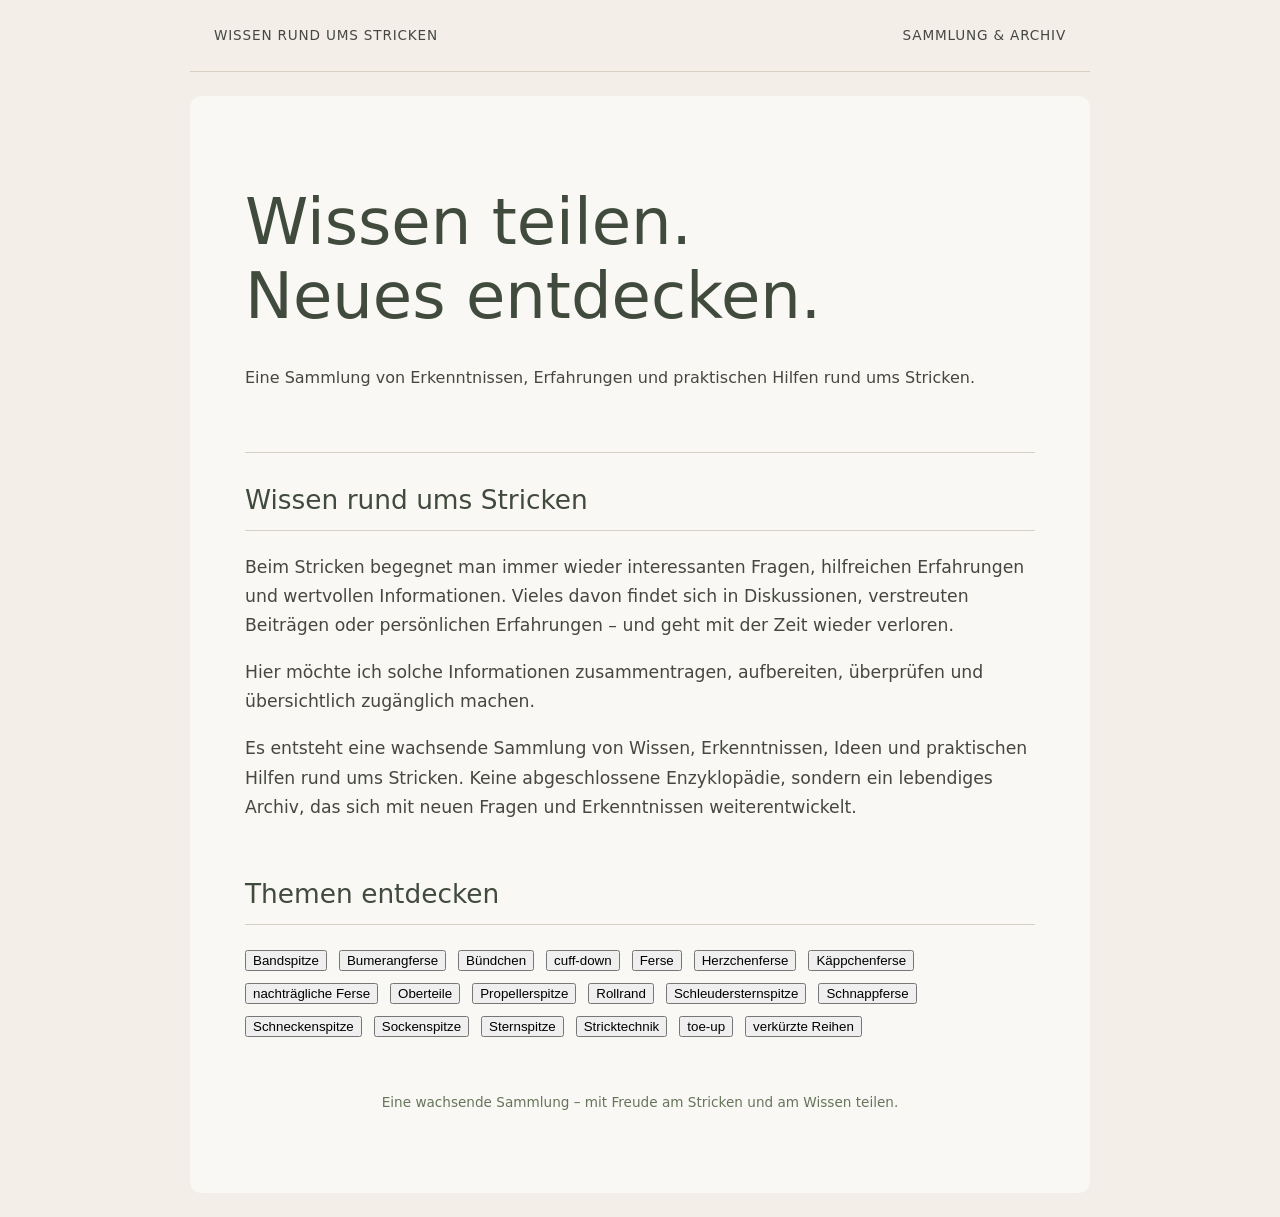
<file: index.html>
<!DOCTYPE html>
<html lang="de">

<head>
  <meta charset="UTF-8">
  <meta name="viewport" content="width=device-width, initial-scale=1">
  <title>Wissen rund ums Stricken</title>
  <link rel="stylesheet" href="style.css">
</head>

<body>

  <header>
    <div>WISSEN RUND UMS STRICKEN</div>
    <div>SAMMLUNG & ARCHIV</div>
  </header>

  <main>
    <section class="hero">
      <h1>Wissen teilen.<br>
        <span>Neues entdecken.</span>
      </h1>
      <p>Eine Sammlung von Erkenntnissen, Erfahrungen
        und praktischen Hilfen rund ums Stricken.</p>
    </section>

    <section class="intro">
      <h2>Wissen rund ums Stricken</h2>

      <p>Beim Stricken begegnet man immer wieder
        interessanten Fragen, hilfreichen Erfahrungen und
        wertvollen Informationen. Vieles davon findet sich
        in Diskussionen, verstreuten Beiträgen oder
        persönlichen Erfahrungen – und geht mit der Zeit
        wieder verloren.</p>

      <p>Hier möchte ich solche Informationen zusammentragen,
        aufbereiten, überprüfen und übersichtlich zugänglich
        machen.</p>

      <p>Es entsteht eine wachsende Sammlung von Wissen,
        Erkenntnissen, Ideen und praktischen Hilfen rund ums
        Stricken. Keine abgeschlossene Enzyklopädie, sondern
        ein lebendiges Archiv, das sich mit neuen Fragen und
        Erkenntnissen weiterentwickelt.</p>
    </section>


    <section class="tag-section">
      <h2>Themen entdecken</h2>

      <div class="tag-cloud" id="tag-cloud">
        <!-- Tags werden automatisch eingefügt -->
      </div>

      <div id="tag-results"></div>
    </section>

    <script src="tags/tags.js" defer></script>

    <div id="tag-results"></div>

    <footer>
      Eine wachsende Sammlung – mit Freude am Stricken
      und am Wissen teilen.
    </footer>

</body>

</html>
</file>
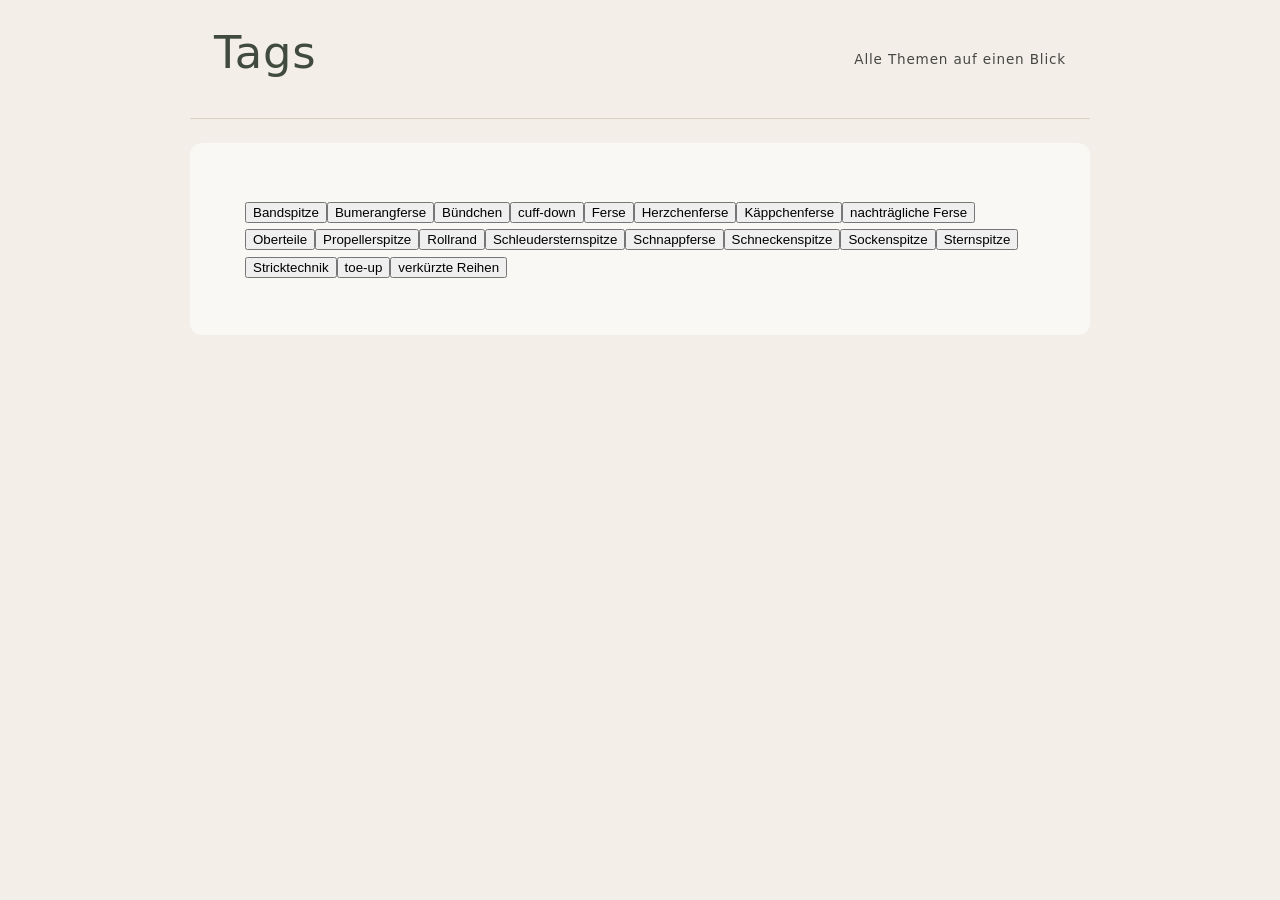
<file: tags/index.html>
<!DOCTYPE html>
<html lang="de">

<head>
    <meta charset="UTF-8">
    <meta name="viewport" content="width=device-width, initial-scale=1">
    <title>Tags – Wissen und Technik</title>
    <meta name="description" content="Übersicht aller Themen und Tags.">
    <link rel="stylesheet" href="../style.css">
</head>

<!-- Dokumenthistorie (intern):
    Diese Seite soll :
    - alle HTML-Seiten des Repositories erfassen,
    - deren vorhandene Tags auslesen,
    - eine Tag-Wolke erzeugen,
    - beim Klick auf einen Tag die zugehörigen Seiten anzeigen.
-->


<body>

    <header>
        <h1>Tags</h1>
        <p>Alle Themen auf einen Blick</p>
    </header>

    <main>
        <div id="tag-cloud"></div>
        <div id="tag-results"></div>
    </main>

    <script src="tags.js"></script>

</body>

</html>
</file>
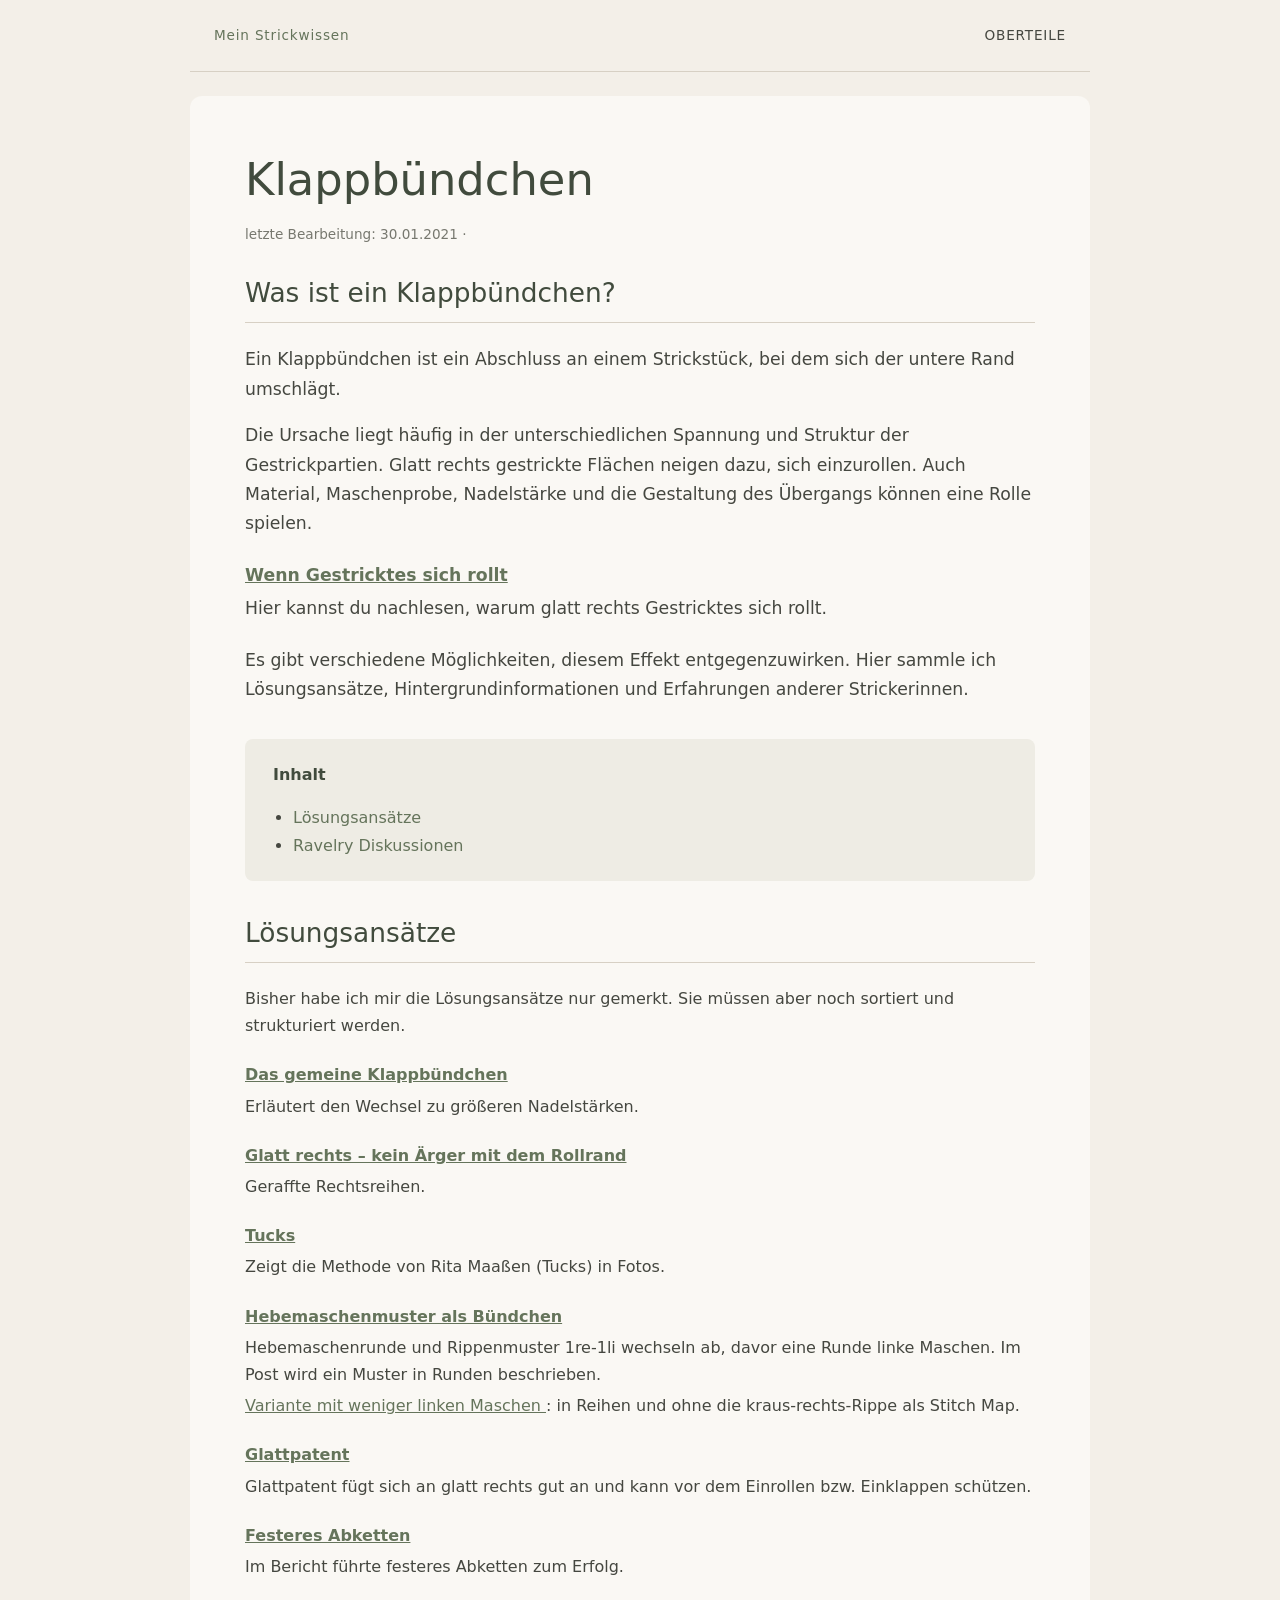
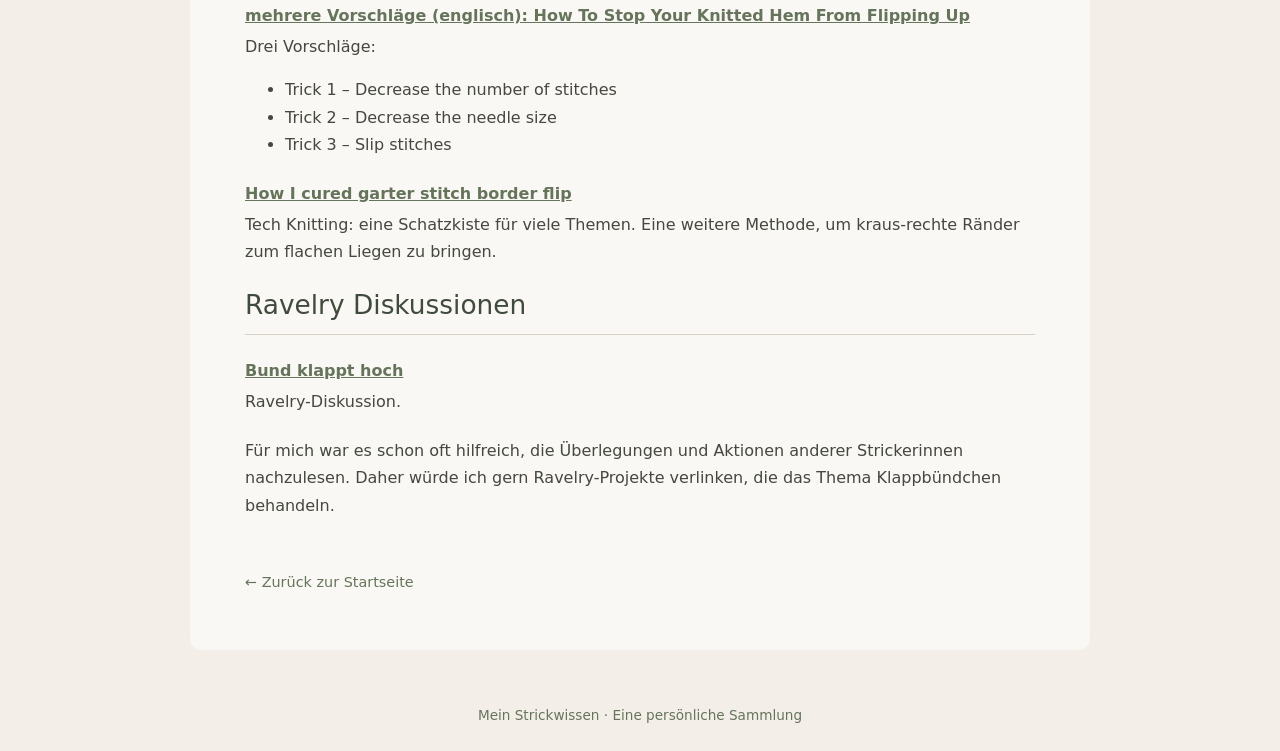
<file: oberteile/klappbuendchen.html>
<!DOCTYPE html>
<html lang="de">

<head>
  <meta charset="UTF-8">
  <meta name="viewport" content="width=device-width, initial-scale=1">
  <title>Klappbündchen?</title>
  <meta name="tags" content="Bündchen, Oberteile, Stricktechnik, Rollrand">

  <link rel="stylesheet" href="../style.css">

</head>

<body>

  <header>
    <a href="../">Mein Strickwissen</a>
    <span>OBERTEILE</span>
  </header>

  <main>

    <h1>Klappbündchen</h1>

    <p class="meta">
      letzte Bearbeitung: 30.01.2021 ·

      <!-- Dokumenthistorie (intern):
      2023-02-06 / silke2world: Seite angelegt; Status: WIP
      2021-01-30 / silke2world: Seite angeleg
      -->

    </p>


    <section class="intro">
      <h2>Was ist ein Klappbündchen?</h2>

      <p>
        Ein Klappbündchen ist ein Abschluss an einem Strickstück,
        bei dem sich der untere Rand
        umschlägt.
      </p>

      <p>
        Die Ursache liegt häufig in der unterschiedlichen
        Spannung und Struktur der Gestrickpartien. Glatt rechts
        gestrickte Flächen neigen dazu, sich einzurollen.
        Auch Material, Maschenprobe, Nadelstärke und die
        Gestaltung des Übergangs können eine Rolle spielen.
      </p>

      <div class="entry">
        <a class="entry-title" href="http://www.strickforum.de/blog/wenn-gestricktes-sich-rollt/" target="_blank"
          rel="noopener">
          Wenn Gestricktes sich rollt
        </a>
        <p>
          Hier kannst du nachlesen,
          warum glatt rechts Gestricktes sich rollt.
        </p>
      </div>

      <p>
        Es gibt verschiedene Möglichkeiten, diesem Effekt
        entgegenzuwirken. Hier sammle ich Lösungsansätze,
        Hintergrundinformationen und Erfahrungen anderer
        Strickerinnen.
      </p>
    </section>

    <nav class="toc">
      <strong>Inhalt</strong>
      <ul>
        <li><a href="#solutions">Lösungsansätze</a></li>
        <li><a href="#discussion">Ravelry Diskussionen</a></li>
      </ul>
    </nav>

    <section id="solutions">

      <h2>Lösungsansätze</h2>

      <p>
        Bisher habe ich mir die Lösungsansätze nur gemerkt. Sie müssen aber noch sortiert und strukturiert werden.
      </p>

      <div class="entry">
        <a class="entry-title" href="https://www.strickforum.de/blog/das-gemeine-klappbundchen/" target="_blank"
          rel="noopener">
          Das gemeine Klappbündchen
        </a>
        <p>Erläutert den Wechsel zu größeren Nadelstärken.</p>
      </div>

      <div class="entry">
        <a class="entry-title"
          href="https://www.welcome-at-fashionworks.de/2013/06/28/glatt-rechts-kein-ärger-mit-dem-rollrand/"
          target="_blank" rel="noopener">
          Glatt rechts – kein Ärger mit dem Rollrand
        </a>
        <p>Geraffte Rechtsreihen.</p>
      </div>

      <div class="entry">
        <a class="entry-title" href="https://www.lanade.de/blog/die-neue-und-das-anti-klappbuendchen/" target="_blank"
          rel="noopener">
          Tucks
        </a>
        <p>Zeigt die Methode von Rita Maaßen (Tucks) in Fotos.</p>
      </div>

      <div class="entry">
        <a class="entry-title"
          href="https://www.ravelry.com/discuss/deutscher-stricktreff---german-knitters/4104069/1-25#6" target="_blank"
          rel="noopener">
          Hebemaschenmuster als Bündchen
        </a>
        <p>
          Hebemaschenrunde und Rippenmuster 1re-1li
          wechseln ab, davor eine Runde linke Maschen.
          Im Post wird ein Muster in Runden beschrieben.
        </p>
        <p>
          <a href="https://stitch-maps.com/patterns/display/bundchen/" target="_blank" rel="noopener">
            Variante mit weniger linken Maschen
          </a>:
          in Reihen und ohne die kraus-rechts-Rippe
          als Stitch Map.
        </p>
      </div>

      <div class="entry">
        <a class="entry-title" href="https://stitch-maps.com/patterns/display/glattpatent/" target="_blank"
          rel="noopener">
          Glattpatent
        </a>
        <p>
          Glattpatent fügt sich an glatt rechts gut an und
          kann vor dem Einrollen bzw. Einklappen schützen.
        </p>
      </div>

      <div class="entry">
        <a class="entry-title"
          href="https://www.ravelry.com/discuss/deutscher-stricktreff---german-knitters/4104069/1-25?jump=19#19"
          target="_blank" rel="noopener">
          Festeres Abketten
        </a>
        <p>Im Bericht führte festeres Abketten zum Erfolg.</p>
      </div>

      <div class="entry">
        <a class="entry-title" href="http://thecraftsessions.com/blog/2016/8/12/how-to-stop-hem-from-flipping"
          target="_blank" rel="noopener">
          mehrere Vorschläge (englisch): How To Stop Your Knitted Hem From Flipping Up
        </a>
        <p>Drei Vorschläge:</p>
        <ul>
          <li>Trick 1 – Decrease the number of stitches</li>
          <li>Trick 2 – Decrease the needle size</li>
          <li>Trick 3 – Slip stitches</li>
        </ul>
      </div>

      <div class="entry">
        <a class="entry-title"
          href="https://techknitting.blogspot.com/2011/08/how-i-cured-garter-stitch-border-flip.html" target="_blank"
          rel="noopener">
          How I cured garter stitch border flip
        </a>
        <p>
          Tech Knitting: eine Schatzkiste für viele Themen.
          Eine weitere Methode, um kraus-rechte Ränder
          zum flachen Liegen zu bringen.
        </p>
      </div>

    </section>


    <section id="discussion">

      <h2>Ravelry Diskussionen</h2>

      <div class="entry">
        <a class="entry-title" href="https://www.ravelry.com/discuss/deutscher-stricktreff---german-knitters/4104069"
          target="_blank" rel="noopener">
          Bund klappt hoch
        </a>
        <p>Ravelry-Diskussion.</p>
      </div>

      <p>
        Für mich war es schon oft hilfreich, die Überlegungen
        und Aktionen anderer Strickerinnen nachzulesen.
        Daher würde ich gern Ravelry-Projekte verlinken, die das Thema Klappbündchen behandeln.
      </p>

    </section>

    <a class="back" href="../../">← Zurück zur Startseite</a>

  </main>

  <footer>
    Mein Strickwissen · Eine persönliche Sammlung
  </footer>

</body>

</html>
</file>
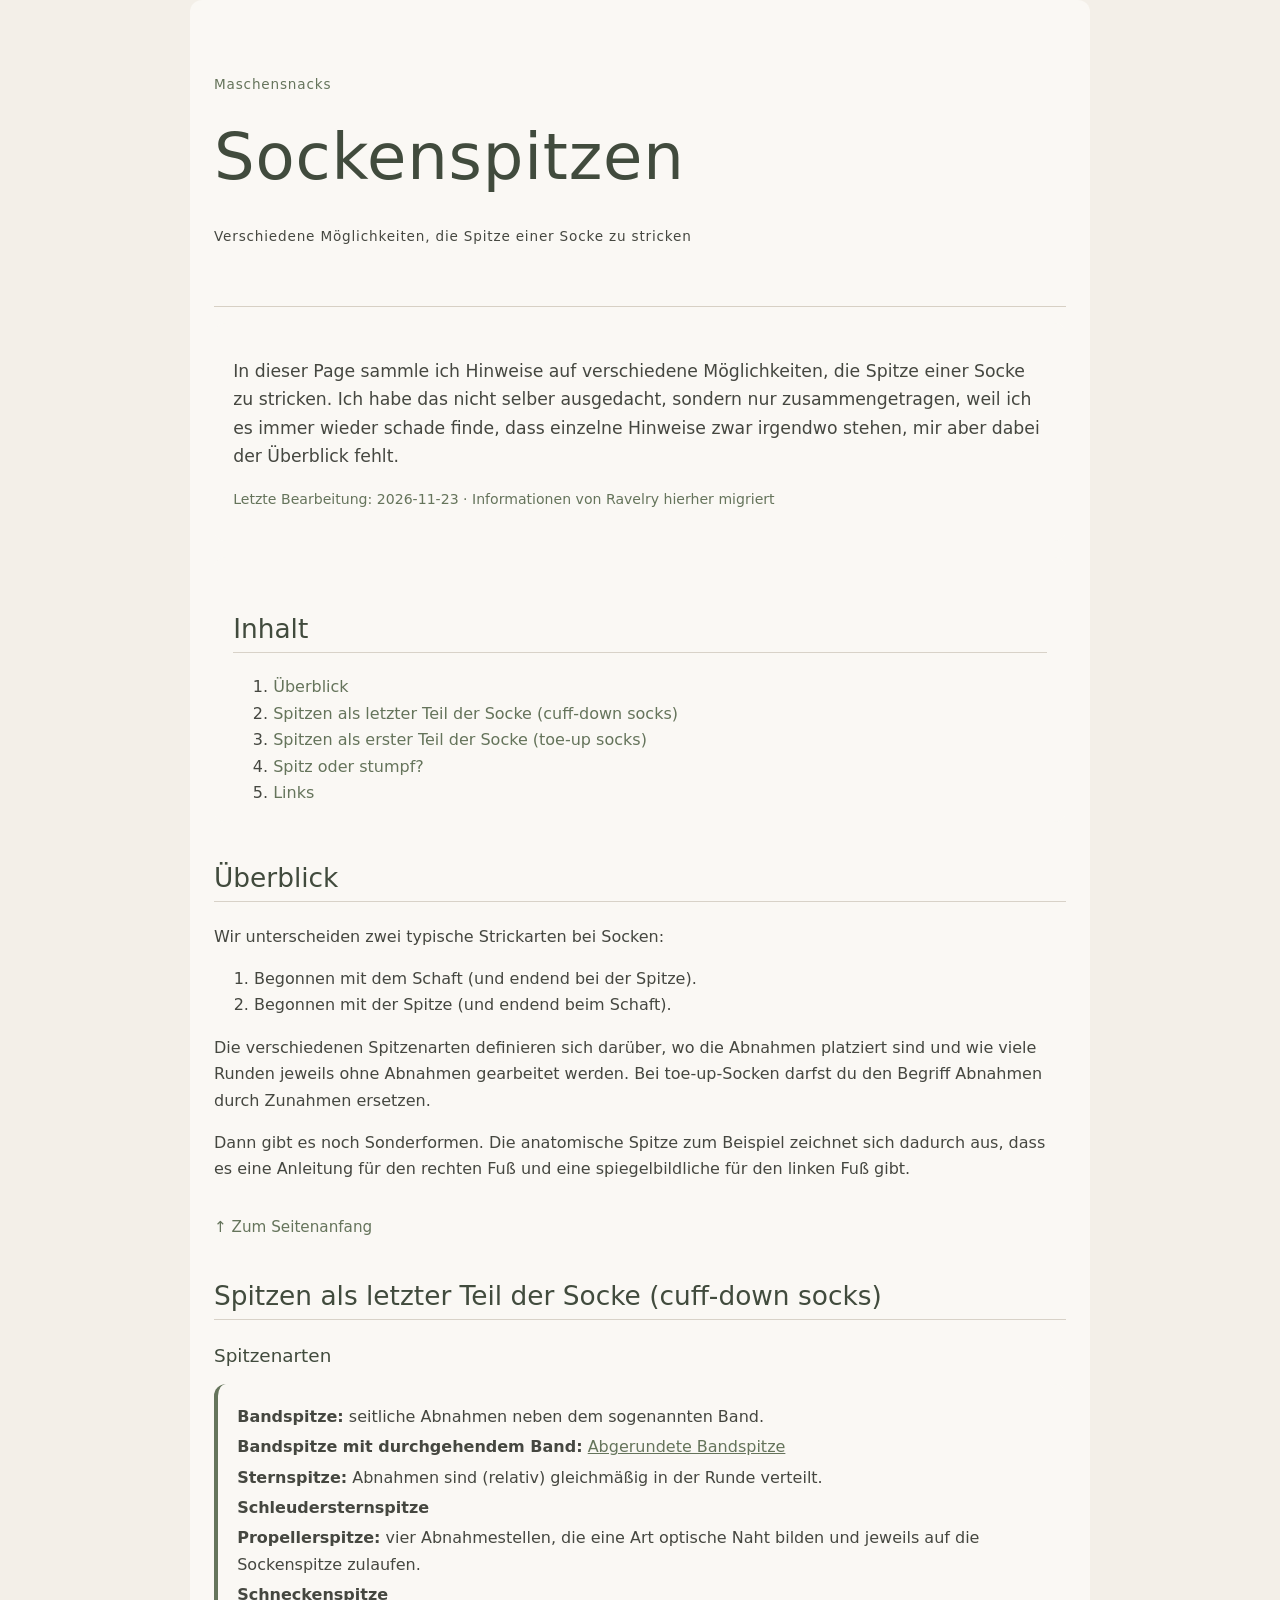
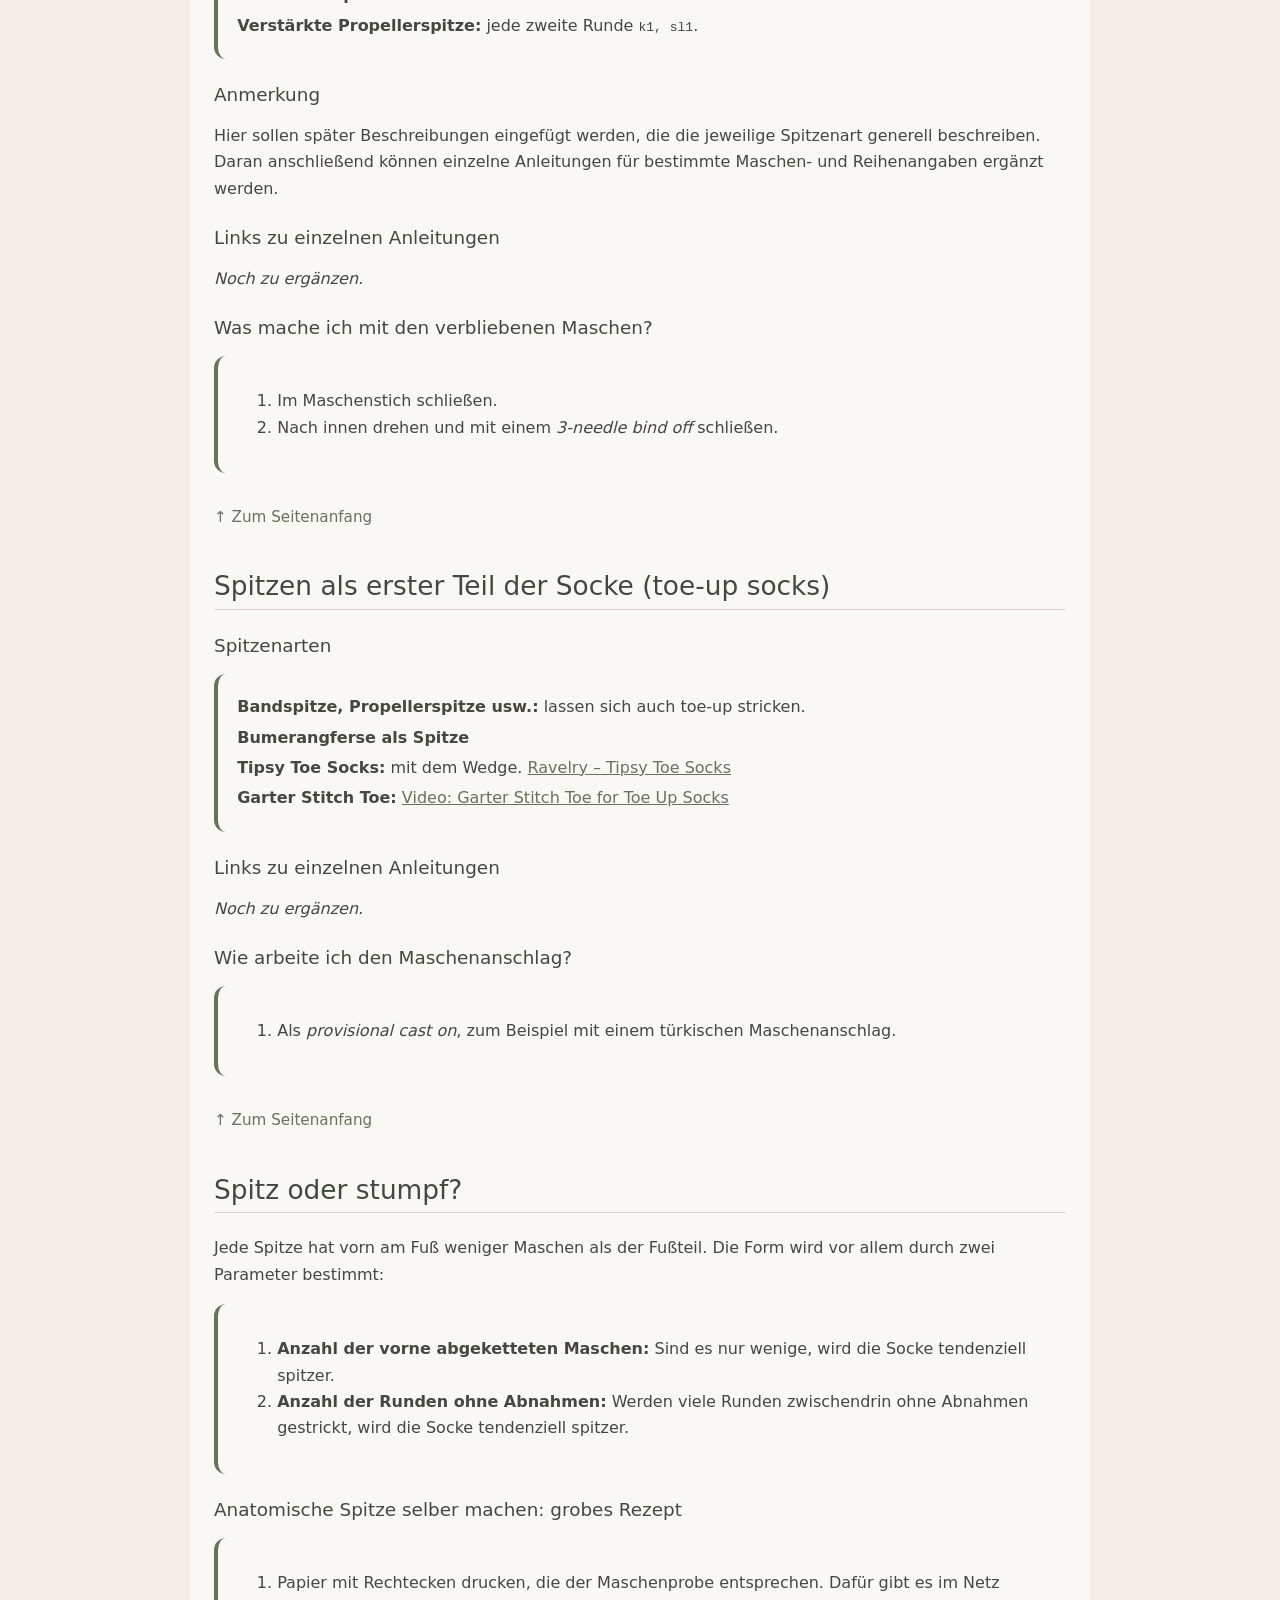
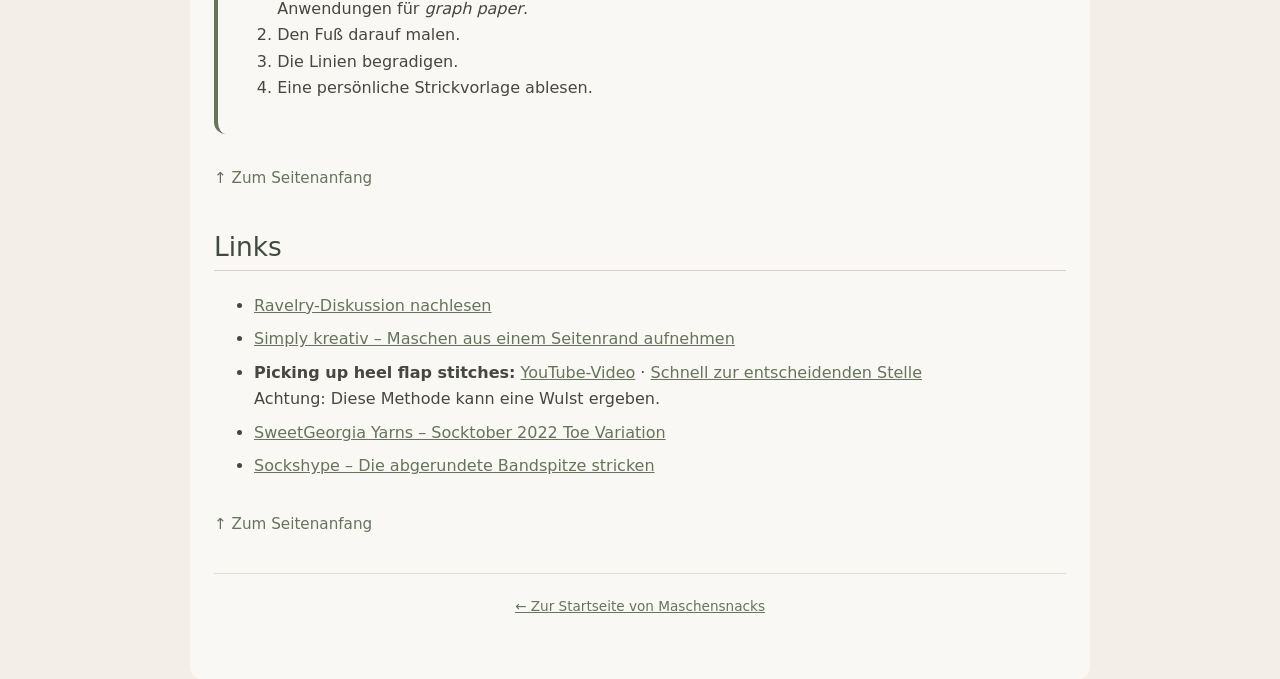
<file: socken/spitzenvarianten.html>
<!doctype html>
<html lang="de">

<head>
  <meta charset="utf-8">
  <meta name="viewport" content="width=device-width, initial-scale=1">
  <title>Socken stricken: Spitzenvarianten</title>
  <meta name="description"
    content="Eine Sammlung verschiedener Sockenspitzen, mit Hinweisen zu Strickrichtung, Form und weiterführenden Links.">
  <meta name="tags"
    content="toe-up, cuff-down, Sockenspitze, Schneckenspitze, Propellerspitze, Schleudersternspitze, Sternspitze, Bandspitze">
  <link rel="stylesheet" href="../style.css">
  <style>
    /* Kleine Ergänzungen für diese Inhaltsseite; das gemeinsame Design kommt aus style.css. */
    .page-content {
      max-width: 900px;
      margin: 0 auto;
      padding: 1.5rem;
    }

    .page-content h1 {
      margin-bottom: .35rem;
    }

    .page-content h2 {
      margin-top: 2.4rem;
      padding-bottom: .35rem;
      border-bottom: 1px solid #d8d2c8;
    }

    .page-content h3 {
      margin-top: 1.5rem;
    }

    .page-content p,
    .page-content li {
      line-height: 1.65;
    }

    .page-content .intro,
    .page-content .toc,
    .page-content .entry {
      background: #faf8f4;
      border-radius: 12px;
      padding: 1rem 1.2rem;
      margin: 1rem 0;
    }

    .page-content .toc ol {
      margin-bottom: 0;
    }

    .page-content .entry {
      border-left: 4px solid #65745b;
    }

    .page-content .back {
      display: inline-block;
      margin: 1rem 0 0;
      font-size: .95rem;
    }

    .page-content .meta {
      color: #65745b;
      font-size: .88rem;
    }

    .page-content .link-list li {
      overflow-wrap: anywhere;
      margin: .45rem 0;
    }

    .page-content .section-top {
      margin-top: 2.2rem;
      padding-top: .5rem;
      border-top: 1px solid #e1ddd5;
    }

    html {
      scroll-behavior: smooth;
    }

    @media (max-width: 600px) {
      .page-content {
        padding: 1rem;
      }

      .page-content .intro,
      .page-content .toc,
      .page-content .entry {
        padding: .9rem;
      }
    }
  </style>
</head>

<body id="top">
  <main class="page-content">
    <header class="hero">
      <p><a href="../index.html">Maschensnacks</a></p>
      <h1>Sockenspitzen</h1>
      <p>Verschiedene Möglichkeiten, die Spitze einer Socke zu stricken</p>
    </header>

    <section class="intro">
      <p>In dieser Page sammle ich Hinweise auf verschiedene Möglichkeiten, die Spitze einer Socke zu stricken. Ich habe
        das nicht selber ausgedacht, sondern nur zusammengetragen, weil ich es immer wieder schade finde, dass einzelne
        Hinweise zwar irgendwo stehen, mir aber dabei der Überblick fehlt.</p>
      <p class="meta">Letzte Bearbeitung: 2026-11-23 · Informationen von Ravelry hierher migriert</p>
      <!-- Dokumenthistorie (intern):
      2023-02-04 / silke2world: Seite angelegt; Status: WIP
      -->
    </section>

    <nav class="toc" aria-label="Inhaltsverzeichnis">
      <h2>Inhalt</h2>
      <ol>
        <li><a href="#ueberblick">Überblick</a></li>
        <li><a href="#cuff-down">Spitzen als letzter Teil der Socke (cuff-down socks)</a></li>
        <li><a href="#toe-up">Spitzen als erster Teil der Socke (toe-up socks)</a></li>
        <li><a href="#form">Spitz oder stumpf?</a></li>
        <li><a href="#links">Links</a></li>
      </ol>
    </nav>

    <section id="ueberblick">
      <h2>Überblick</h2>
      <p>Wir unterscheiden zwei typische Strickarten bei Socken:</p>
      <ol>
        <li>Begonnen mit dem Schaft (und endend bei der Spitze).</li>
        <li>Begonnen mit der Spitze (und endend beim Schaft).</li>
      </ol>
      <p>Die verschiedenen Spitzenarten definieren sich darüber, wo die Abnahmen platziert sind und wie viele Runden
        jeweils ohne Abnahmen gearbeitet werden. Bei toe-up-Socken darfst du den Begriff Abnahmen durch Zunahmen
        ersetzen.</p>
      <p>Dann gibt es noch Sonderformen. Die anatomische Spitze zum Beispiel zeichnet sich dadurch aus, dass es eine
        Anleitung für den rechten Fuß und eine spiegelbildliche für den linken Fuß gibt.</p>
      <a class="back" href="#top">↑ Zum Seitenanfang</a>
    </section>

    <section id="cuff-down">
      <h2>Spitzen als letzter Teil der Socke (cuff-down socks)</h2>

      <h3>Spitzenarten</h3>
      <div class="entry">
        <p><strong>Bandspitze:</strong> seitliche Abnahmen neben dem sogenannten Band.</p>
        <p><strong>Bandspitze mit durchgehendem Band:</strong> <a
            href="https://www.sockshype.com/die-abgerundete-bandspitze-stricken/" target="_blank"
            rel="noopener">Abgerundete Bandspitze</a></p>
        <p><strong>Sternspitze:</strong> Abnahmen sind (relativ) gleichmäßig in der Runde verteilt.</p>
        <p><strong>Schleudersternspitze</strong></p>
        <p><strong>Propellerspitze:</strong> vier Abnahmestellen, die eine Art optische Naht bilden und jeweils auf die
          Sockenspitze zulaufen.</p>
        <p><strong>Schneckenspitze</strong></p>
        <p><strong>Verstärkte Propellerspitze:</strong> jede zweite Runde <code>k1, sl1</code>.</p>
      </div>

      <h3>Anmerkung</h3>
      <p>Hier sollen später Beschreibungen eingefügt werden, die die jeweilige Spitzenart generell beschreiben. Daran
        anschließend können einzelne Anleitungen für bestimmte Maschen- und Reihenangaben ergänzt werden.</p>

      <h3>Links zu einzelnen Anleitungen</h3>
      <p><em>Noch zu ergänzen.</em></p>

      <h3>Was mache ich mit den verbliebenen Maschen?</h3>
      <div class="entry">
        <ol>
          <li>Im Maschenstich schließen.</li>
          <li>Nach innen drehen und mit einem <em>3-needle bind off</em> schließen.</li>
        </ol>
      </div>

      <a class="back" href="#top">↑ Zum Seitenanfang</a>
    </section>

    <section id="toe-up">
      <h2>Spitzen als erster Teil der Socke (toe-up socks)</h2>

      <h3>Spitzenarten</h3>
      <div class="entry">
        <p><strong>Bandspitze, Propellerspitze usw.:</strong> lassen sich auch toe-up stricken.</p>
        <p><strong>Bumerangferse als Spitze</strong></p>
        <p><strong>Tipsy Toe Socks:</strong> mit dem Wedge. <a
            href="https://www.ravelry.com/patterns/library/tipsy-toe-socks" target="_blank" rel="noopener">Ravelry –
            Tipsy Toe Socks</a></p>
        <p><strong>Garter Stitch Toe:</strong> <a href="https://youtu.be/tUsi50FBwc4" target="_blank"
            rel="noopener">Video: Garter Stitch Toe for Toe Up Socks</a></p>
      </div>

      <h3>Links zu einzelnen Anleitungen</h3>
      <p><em>Noch zu ergänzen.</em></p>

      <h3>Wie arbeite ich den Maschenanschlag?</h3>
      <div class="entry">
        <ol>
          <li>Als <em>provisional cast on</em>, zum Beispiel mit einem türkischen Maschenanschlag.</li>
        </ol>
      </div>

      <a class="back" href="#top">↑ Zum Seitenanfang</a>
    </section>

    <section id="form">
      <h2>Spitz oder stumpf?</h2>
      <p>Jede Spitze hat vorn am Fuß weniger Maschen als der Fußteil. Die Form wird vor allem durch zwei Parameter
        bestimmt:</p>
      <div class="entry">
        <ol>
          <li><strong>Anzahl der vorne abgeketteten Maschen:</strong> Sind es nur wenige, wird die Socke tendenziell
            spitzer.</li>
          <li><strong>Anzahl der Runden ohne Abnahmen:</strong> Werden viele Runden zwischendrin ohne Abnahmen
            gestrickt, wird die Socke tendenziell spitzer.</li>
        </ol>
      </div>

      <h3>Anatomische Spitze selber machen: grobes Rezept</h3>
      <div class="entry">
        <ol>
          <li>Papier mit Rechtecken drucken, die der Maschenprobe entsprechen. Dafür gibt es im Netz Anwendungen für
            <em>graph paper</em>.
          </li>
          <li>Den Fuß darauf malen.</li>
          <li>Die Linien begradigen.</li>
          <li>Eine persönliche Strickvorlage ablesen.</li>
        </ol>
      </div>

      <a class="back" href="#top">↑ Zum Seitenanfang</a>
    </section>

    <section id="links">
      <h2>Links</h2>
      <ul class="link-list">
        <li><a href="https://www.ravelry.com/discuss/deutscher-stricktreff---german-knitters/3973172/" target="_blank"
            rel="noopener">Ravelry-Diskussion nachlesen</a></li>
        <li><a href="https://simply-kreativ.de/bibliothek/maschen-aus-einem-seitenrand-aufnehmen-m-aufn/"
            target="_blank" rel="noopener">Simply kreativ – Maschen aus einem Seitenrand aufnehmen</a></li>
        <li><strong>Picking up heel flap stitches:</strong> <a
            href="https://www.youtube.com/watch?time_continue=12&amp;v=PFhIr25Pb3M" target="_blank"
            rel="noopener">YouTube-Video</a> ·
          <a href="https://youtu.be/PFhIr25Pb3M?t=158" target="_blank" rel="noopener">Schnell zur entscheidenden
            Stelle</a><br>
          Achtung: Diese Methode kann eine Wulst ergeben.
        </li>
        <li><a href="https://sweetgeorgiayarns.com/socktober-2022-toe-variation/" target="_blank"
            rel="noopener">SweetGeorgia Yarns – Socktober 2022 Toe Variation</a></li>
        <li><a href="https://www.sockshype.com/die-abgerundete-bandspitze-stricken/" target="_blank"
            rel="noopener">Sockshype – Die abgerundete Bandspitze stricken</a></li>
      </ul>
      <a class="back" href="#top">↑ Zum Seitenanfang</a>
    </section>

    <footer class="section-top">
      <p><a href="../index.html">← Zur Startseite von Maschensnacks</a></p>
    </footer>
  </main>
</body>

</html>
</file>
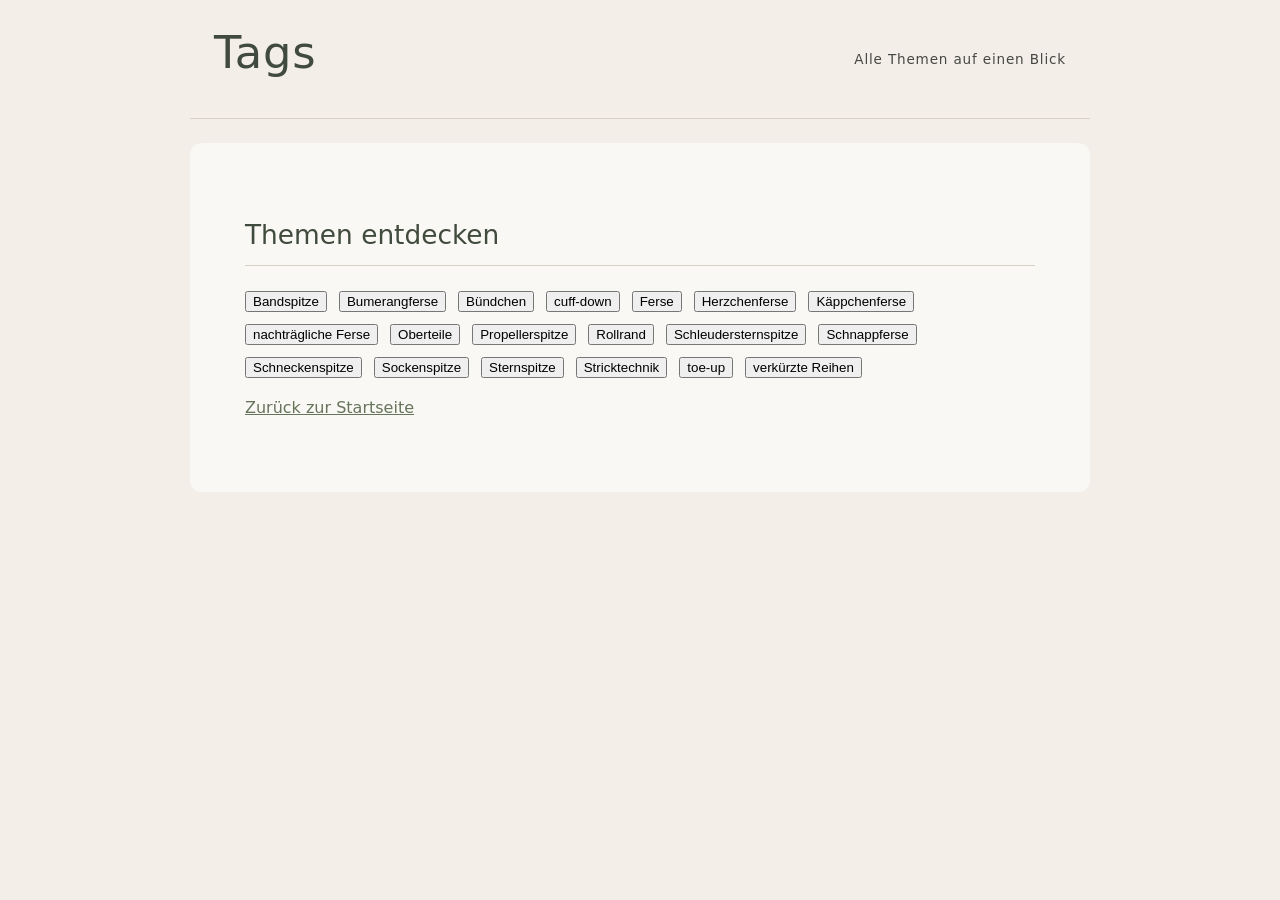
<file: tags/tags.html>
<!DOCTYPE html>
<html lang="de">

<head>
    <meta charset="UTF-8">
    <meta name="viewport" content="width=device-width, initial-scale=1">
    <title>Tags – Wissen und Technik</title>
    <meta name="description" content="Übersicht aller Themen und Tags.">
    <link rel="stylesheet" href="../style.css">
</head>

<body>

    <header>
        <h1>Tags</h1>
        <p>Alle Themen auf einen Blick</p>
    </header>

    <main>
        <h2 id="tag-heading">Themen entdecken</h2>

        <div id="tag-cloud" class="tag-cloud"></div>

        <div id="tag-results"></div>

        <p>
            <a href="../index.html">Zurück zur Startseite</a>
        </p>
    </main>

    <script src="tags.js" defer></script>

</body>

</html>
</file>
<file: style.css>
:root {
  --bg: #f3efe8;
  --paper: #faf8f4;
  --green: #65745b;
  --dark: #414b3d;
  --text: #454740;
  --line: #d7d0c4;
}

* {
  box-sizing: border-box;
}

html {
  scroll-behavior: smooth;
}

body {
  margin: 0;
  background: var(--bg);
  color: var(--text);
  font-family: system-ui, sans-serif;
  line-height: 1.7;
}

header,
main,
footer {
  max-width: 900px;
  margin: auto;
  padding: 24px;
}

header {
  display: flex;
  justify-content: space-between;
  align-items: center;
  gap: 12px;
  border-bottom: 1px solid var(--line);
  font-size: 0.85rem;
  letter-spacing: 0.06em;
}

header a {
  color: var(--green);
  text-decoration: none;
}

main {
  background: var(--paper);
  margin-top: 24px;
  margin-bottom: 24px;
  padding: clamp(24px, 5vw, 55px);
  border-radius: 12px;
}

h1,
h2,
h3 {
  color: var(--dark);
  font-weight: 500;
  line-height: 1.3;
}

h1 {
  font-size: clamp(2rem, 5vw, 2.8rem);
  margin-top: 0;
  margin-bottom: 12px;
}

h2 {
  font-size: 1.65rem;
  margin-top: 20px;
  padding-bottom: 12px;
  border-bottom: 1px solid var(--line);
}

h3 {
  font-size: 1.15rem;
  margin-bottom: 4px;
}

a {
  color: var(--green);
}

a:hover {
  color: var(--dark);
}

.meta {
  color: #77786f;
  font-size: 0.85rem;
}

.intro {
  font-size: 1.08rem;
  margin: 30px 0;
}

.toc {
  background: #eeece4;
  padding: 22px 28px;
  border-radius: 8px;
  margin: 35px 0;
}

.toc strong {
  color: var(--dark);
}

.toc ul {
  padding-left: 20px;
  margin-bottom: 0;
}

.toc a {
  text-decoration: none;
}

.entry {
  margin: 22px 0;
}

.entry p {
  margin: 4px 0;
}

.entry-title {
  font-weight: 650;
}

.back {
  display: inline-block;
  margin-top: 35px;
  text-decoration: none;
  font-size: 0.9rem;
}

/* Startseite */

.hero {
  display: flex;
  flex-direction: column;
  align-items: flex-start;
  padding: 35px 0 45px;
  border-bottom: 1px solid var(--line);
}

.back-link {
  margin: 0 0 30px;
  font-size: 0.95rem;
}

.back-link a {
  color: var(--green);
  text-decoration: none;
}

.back-link a:hover {
  text-decoration: underline;
}

.hero h1 {
  font-size: clamp(2.5rem, 6vw, 4rem);
  line-height: 1.15;
  margin: 0 0 15px;
}

.hero .subtitle {
  font-size: 1.15rem;
  max-width: 600px;
  margin: 0;
}

/* Themenbereiche */

.categories {
  display: grid;
  grid-template-columns: repeat(2, 1fr);
  gap: 18px;
  margin-top: 25px;
}

.category {
  background: #eeece4;
  padding: 22px;
  border-radius: 8px;
}

.category h3 {
  margin-top: 0;
  color: var(--dark);
}

.category p {
  margin-bottom: 0;
}

footer {
  text-align: center;
  color: var(--green);
  font-size: 0.85rem;
  margin-top: 30px;
}

/* Mobile Darstellung */

@media (max-width: 550px) {
  header {
    font-size: 0.75rem;
  }

  main {
    margin: 12px;
    padding: 22px;
  }

  .categories {
    grid-template-columns: 1fr;
  }
}

/* Tag-Wolke */

.tag-section {
  margin-top: 55px;
}

.tag-cloud {
  display: flex;
  flex-wrap: wrap;
  gap: 12px;
  margin-top: 25px;
}

.tag-cloud a {
  display: inline-block;
  padding: 8px 18px;
  background: #eeece4;
  border-radius: 20px;
  color: var(--dark);
  text-decoration: none;
  font-size: 0.95rem;
  transition: background 0.2s ease;
}

.tag-cloud a:hover {
  background: var(--line);
}

#begriffe table {
  width: 100%;
  border-collapse: collapse;
  table-layout: fixed;
}

#begriffe th,
#begriffe td {
  text-align: left;
  padding: 10px 12px;
  vertical-align: top;
  box-sizing: border-box;
}

#begriffe th:first-child,
#begriffe td:first-child {
  width: 35%;
}

#begriffe th:last-child,
#begriffe td:last-child {
  width: 65%;
}
</file>
